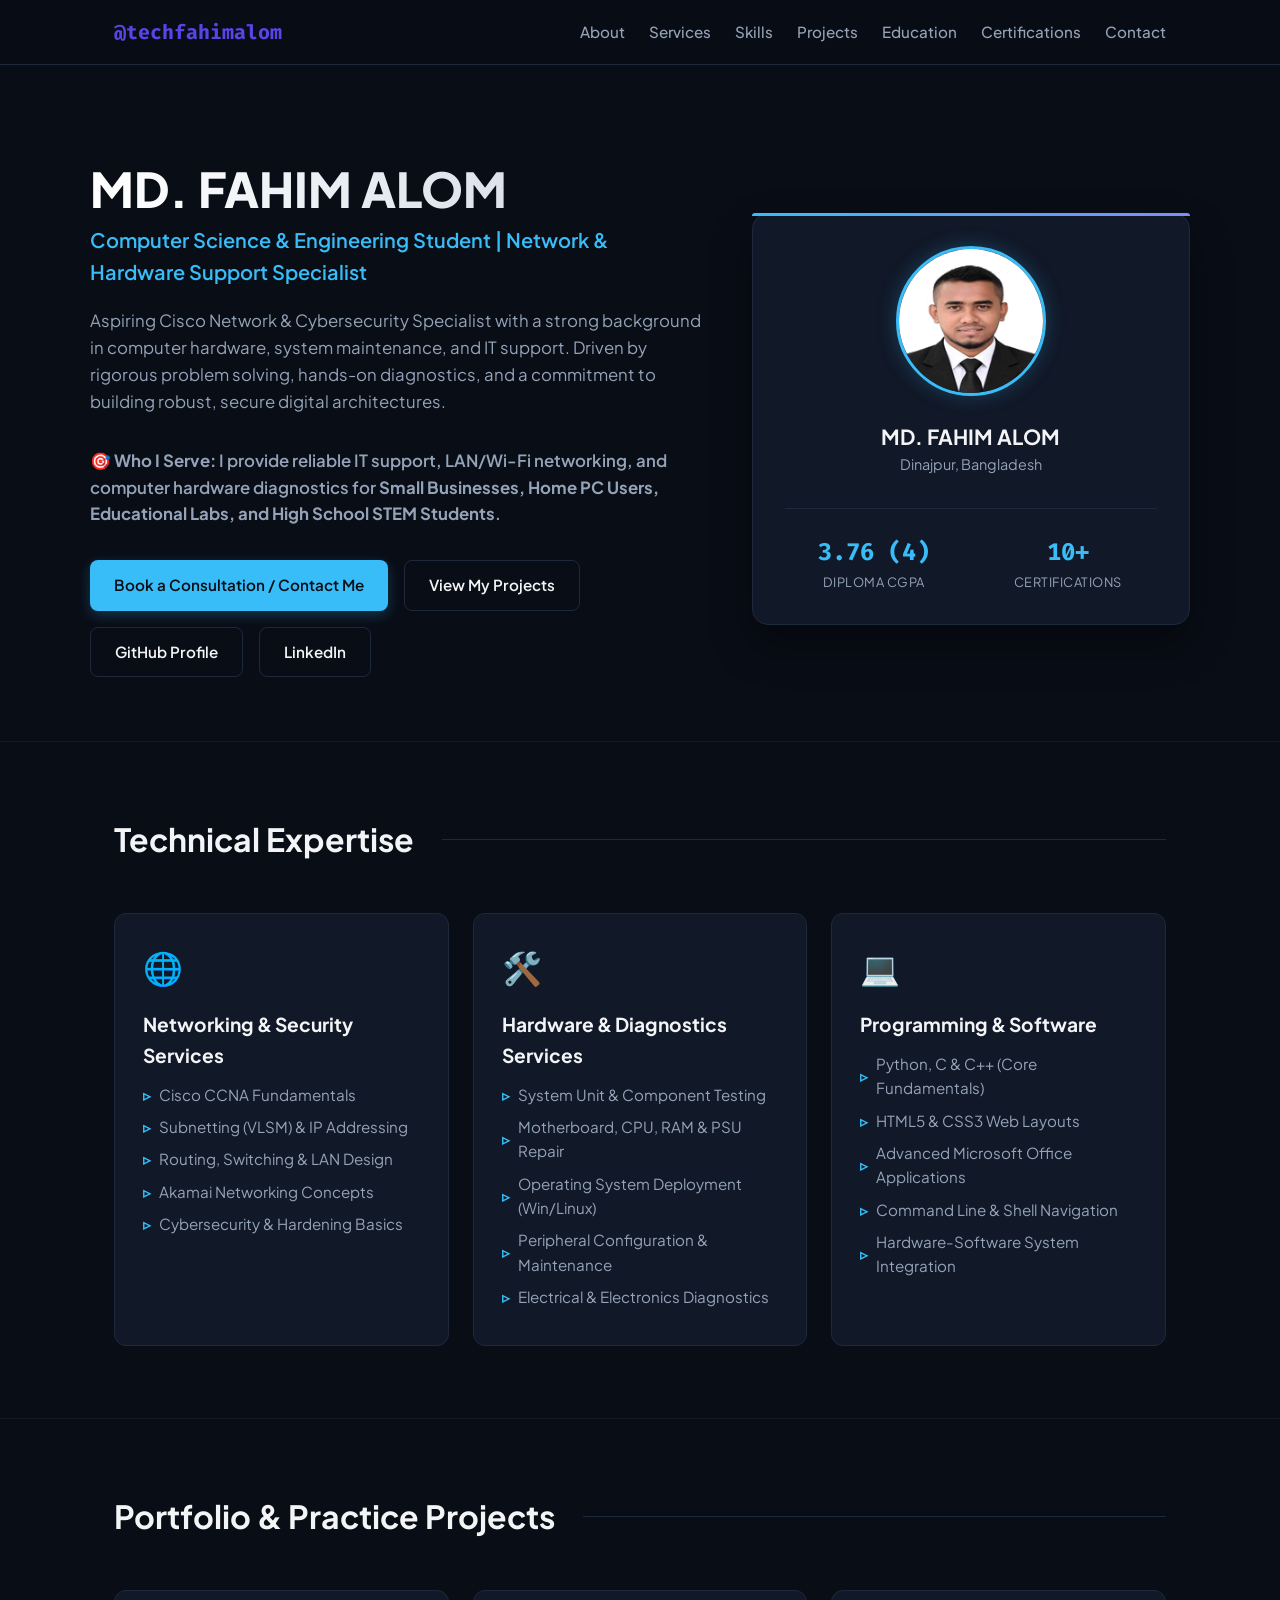
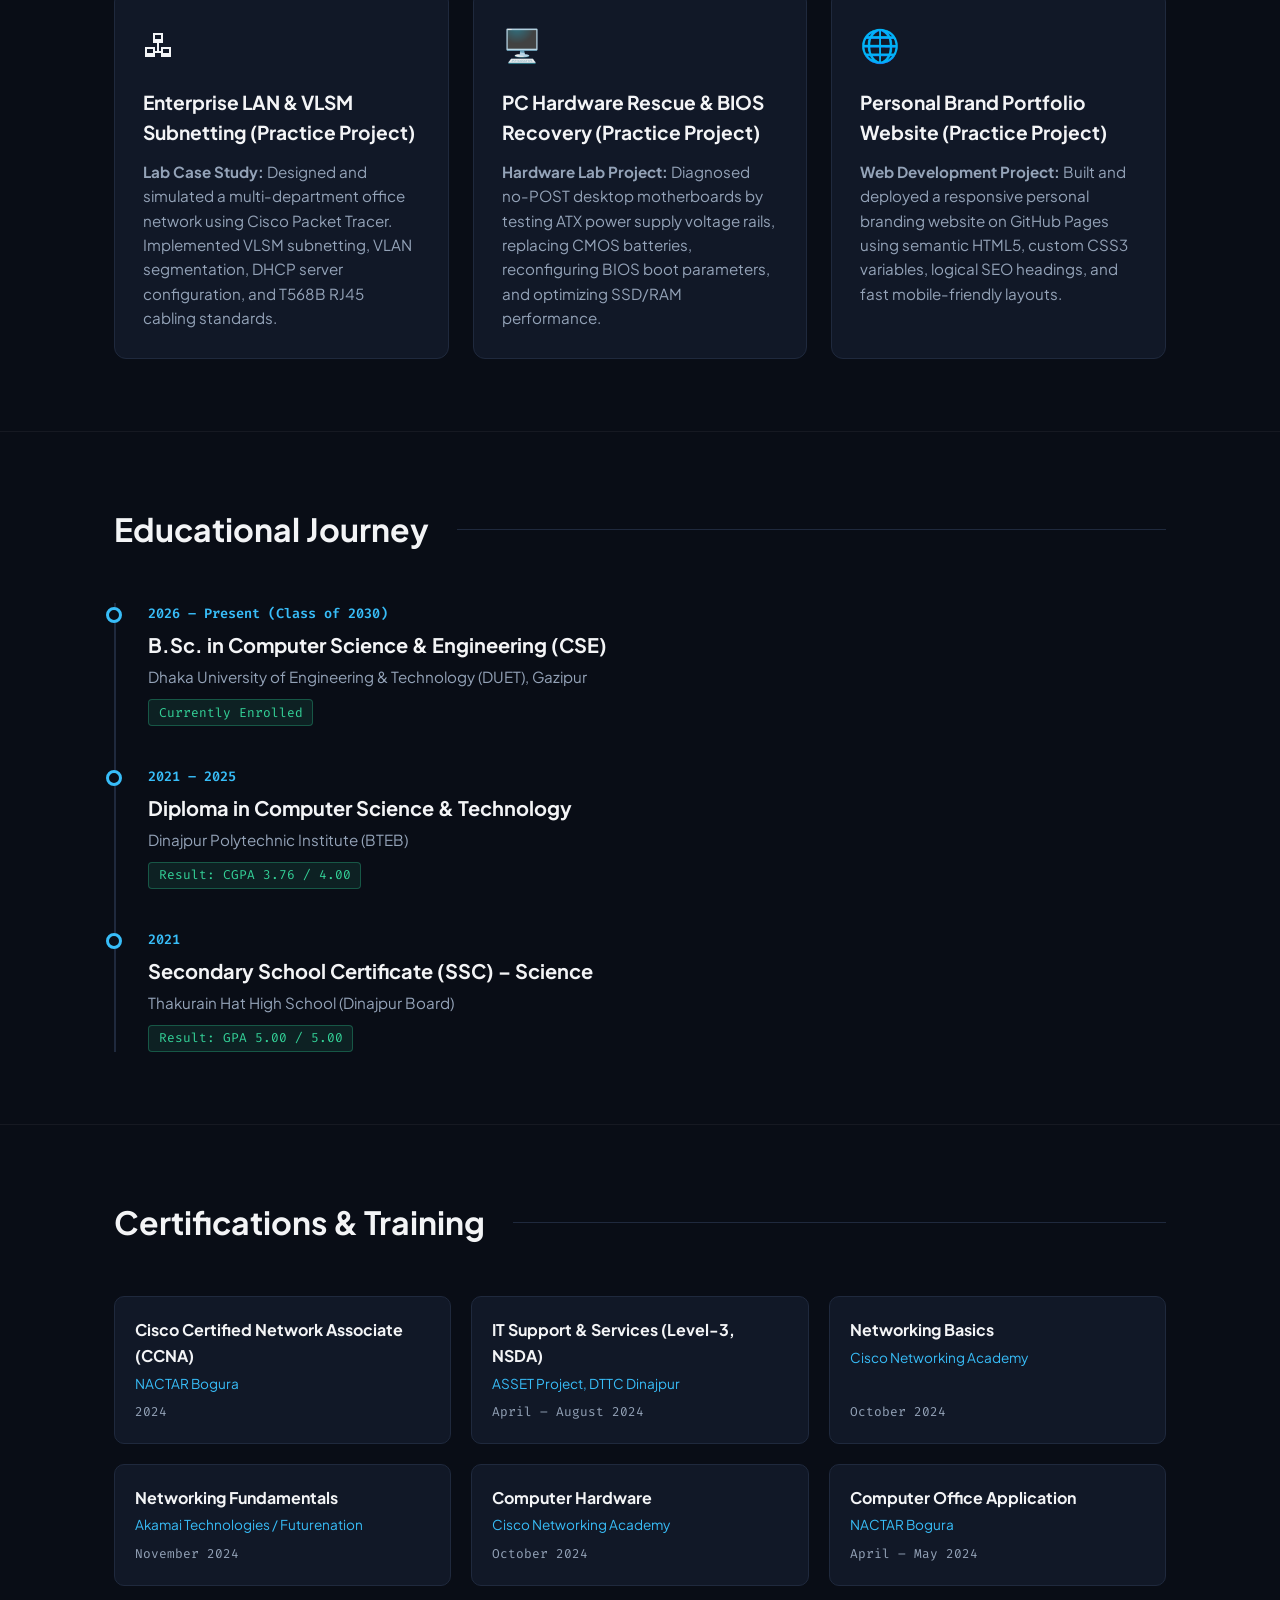
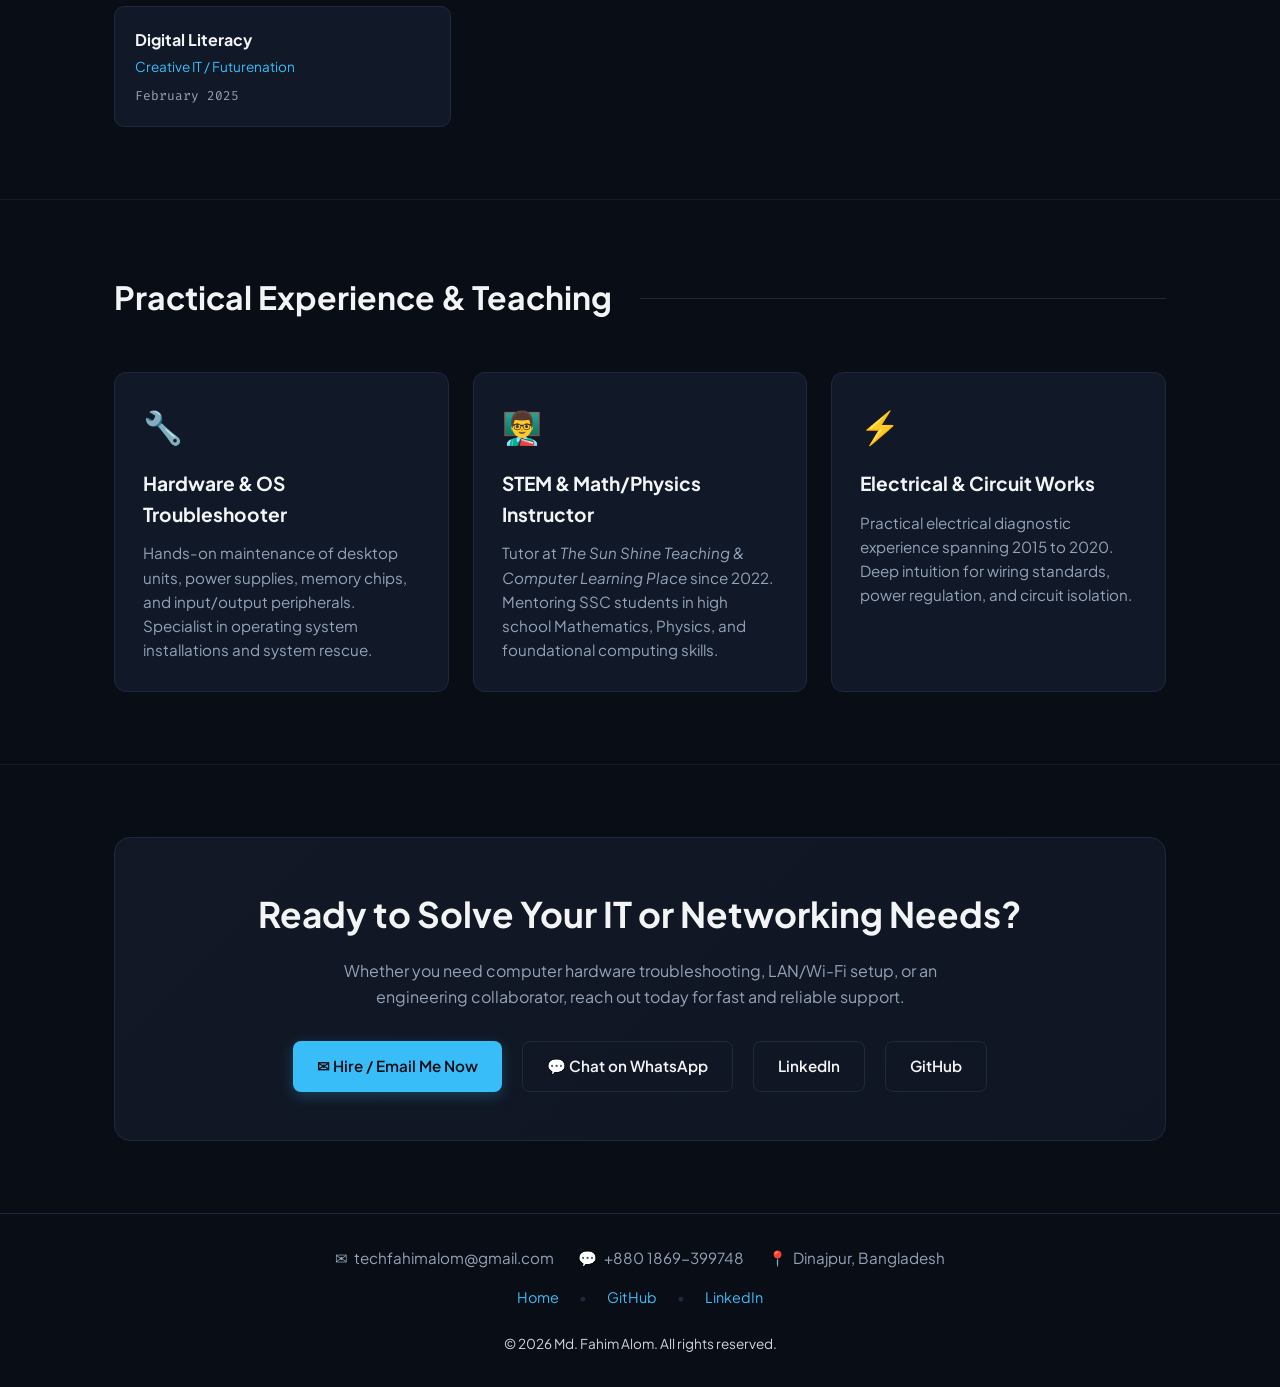
<file: index.html>
<!DOCTYPE html>
<html lang="en">
<head>
  <meta charset="UTF-8" />
  <meta name="viewport" content="width=device-width, initial-scale=1.0" />
  
  <!-- SEO Title & Meta Description -->
  <title>Md. Fahim Alom | Computer Network & Hardware Support</title>
  <meta name="description" content="Md. Fahim Alom is a Computer Science Engineering student, Cisco Network Specialist, and Hardware IT Support technician in Dinajpur, Bangladesh." />
  <meta name="keywords" content="Md. Fahim Alom, Computer, Network, Hardware, Support, Cisco, Engineering, Portfolio" />
  <meta name="author" content="Md. Fahim Alom" />
  <meta name="robots" content="index, follow" />
<!-- Standard Stylesheet Link (Prevents Layout Shift) -->
  <link rel="stylesheet" href="style.css">
  <!-- Canonical & Favicon -->
  <link rel="canonical" href="https://techfahimalom.github.io/" />
  <link rel="icon" type="image/webp" href="https://techfahimalom.github.io/fahim.webp" />
  <link rel="apple-touch-icon" href="https://techfahimalom.github.io/fahim.webp" />

  <!-- OpenGraph Tags -->
  <meta property="og:type" content="website" />
  <meta property="og:url" content="https://techfahimalom.github.io/" />
  <meta property="og:title" content="Md. Fahim Alom | Computer Network & Hardware Support" />
  <meta property="og:description" content="Md. Fahim Alom is a Computer Science Engineering student, Cisco Network Specialist, and Hardware IT Support technician in Dinajpur, Bangladesh." />
  <meta property="og:image" content="https://techfahimalom.github.io/fahim.webp" />
  <meta property="og:site_name" content="Md. Fahim Alom Portfolio" />

  <!-- Twitter Card Meta Tags -->
  <meta name="twitter:card" content="summary_large_image" />
  <meta name="twitter:title" content="Md. Fahim Alom | Computer Network & Hardware Support" />
  <meta name="twitter:description" content="Md. Fahim Alom is a Computer Science Engineering student, Cisco Network Specialist, and Hardware IT Support technician in Dinajpur, Bangladesh." />
  <meta name="twitter:image" content="https://techfahimalom.github.io/fahim.webp" />

  <!-- Schema.org Structured Data -->
  <script type="application/ld+json">
  {
    "@context": "https://schema.org",
    "@type": "Person",
    "name": "Md. Fahim Alom",
    "url": "https://techfahimalom.github.io/",
    "image": "https://techfahimalom.github.io/fahim.webp",
    "jobTitle": "Computer Network & Hardware Support Specialist",
    "alumniOf": "Dhaka University of Engineering & Technology (DUET)",
    "sameAs": [
      "https://github.com/techfahimalom",
      "https://www.linkedin.com/in/fahimalom",
      "https://www.facebook.com/techfahimalom"
    ]
  }
  </script>

  <!-- Preconnect & Asynchronous Google Fonts -->
  <link rel="preconnect" href="https://fonts.googleapis.com">
  <link rel="preconnect" href="https://fonts.gstatic.com" crossorigin>
  <link rel="preload" href="https://fonts.googleapis.com/css2?family=Fira+Code:wght@400;600&family=Plus+Jakarta+Sans:wght@300;400;600;700;800&display=swap" as="style" onload="this.onload=null;this.rel='stylesheet'">
  <noscript>
    <link href="https://fonts.googleapis.com/css2?family=Fira+Code:wght@400;600&family=Plus+Jakarta+Sans:wght@300;400;600;700;800&display=swap" rel="stylesheet">
  </noscript>

  <!-- Asynchronous Stylesheet Loading (Fixes Render-Blocking Requests) -->
  <link rel="preload" href="style.css" as="style" onload="this.onload=null;this.rel='stylesheet'">
  <noscript>
    <link rel="stylesheet" href="style.css">
  </noscript>
</head>
  <body>

  <!-- Navigation (Uses full URL on logo to pass RankMath 'Internal Links' test) -->
  <nav>
    <div class="container nav-inner">
      <a href="https://techfahimalom.github.io/" class="logo">@techfahimalom</a>
      <ul class="nav-links">
        <li><a href="https://techfahimalom.github.io/#about">About</a></li>
        <li><a href="https://techfahimalom.github.io/services.html">Services</a></li>
        <li><a href="https://techfahimalom.github.io/#skills">Skills</a></li>
        <li><a href="https://techfahimalom.github.io/#projects">Projects</a></li>
        <li><a href="https://techfahimalom.github.io/#education">Education</a></li>
        <li><a href="https://techfahimalom.github.io/#certifications">Certifications</a></li>
        <li><a href="https://techfahimalom.github.io/#contact">Contact</a></li>
      </ul>
    </div>
  </nav>

  <!-- Hero Section -->
  <header class="container hero" id="about">
    <div>
      <h1>MD. FAHIM ALOM</h1>
      <h2>Computer Science & Engineering Student | Network & Hardware Support Specialist</h2>
      <p>
        Aspiring Cisco Network & Cybersecurity Specialist with a strong background in computer hardware, system maintenance, and IT support. Driven by rigorous problem solving, hands-on diagnostics, and a commitment to building robust, secure digital architectures.
      </p>
      <p style="margin-top: 0.75rem; font-weight: 600;">
        🎯 <strong>Who I Serve:</strong> I provide reliable IT support, LAN/Wi-Fi networking, and computer hardware diagnostics for <strong>Small Businesses, Home PC Users, Educational Labs, and High School STEM Students</strong>.
      </p>
      <div class="hero-cta">
        <a href="https://techfahimalom.github.io/#contact" class="btn btn-primary">Book a Consultation / Contact Me</a>
        <a href="https://techfahimalom.github.io/#projects" class="btn btn-secondary">View My Projects</a>
        <a href="https://github.com/techfahimalom" target="_blank" rel="noopener noreferrer" class="btn btn-secondary">GitHub Profile</a>
        <a href="https://www.linkedin.com/in/fahimalom" target="_blank" rel="noopener noreferrer" class="btn btn-secondary">LinkedIn</a>
      </div>
    </div>

    <!-- Hero Card -->
    <div class="hero-card">
      <div class="avatar-wrapper">
        
        <img src="fahim.webp" alt="Md. Fahim Alom - Computer Network and Hardware Support Specialist" width="160" height="160" />
      </div>
      <h3 style="text-align: center; font-size: 1.3rem;">MD. FAHIM ALOM</h3>
      <p style="text-align: center; color: var(--text-muted); font-size: 0.9rem;">Dinajpur, Bangladesh</p>
      <div class="quick-stats">
        <div>
          <div class="stat-number">3.76 (4)</div>
          <div class="stat-label">Diploma CGPA</div>
        </div>
        <div>
          <div class="stat-number">10+</div>
          <div class="stat-label">Certifications</div>
        </div>
      </div>
    </div>
  </header>
<main>
  <!-- Skills & Services Section -->
  <section id="skills">
    <div class="container">
      <div class="section-header">
        <h2 class="section-title">Technical Expertise</h2>
      </div>
      <div class="skills-grid">
        <div class="skill-card">
          <div class="skill-icon">🌐</div>
          <h3>Networking & Security Services</h3>
          <ul>
            <li>Cisco CCNA Fundamentals</li>
            <li>Subnetting (VLSM) & IP Addressing</li>
            <li>Routing, Switching & LAN Design</li>
            <li>Akamai Networking Concepts</li>
            <li>Cybersecurity & Hardening Basics</li>
          </ul>
        </div>
        <div class="skill-card">
          <div class="skill-icon">🛠️</div>
          <h3>Hardware & Diagnostics Services</h3>
          <ul>
            <li>System Unit & Component Testing</li>
            <li>Motherboard, CPU, RAM & PSU Repair</li>
            <li>Operating System Deployment (Win/Linux)</li>
            <li>Peripheral Configuration & Maintenance</li>
            <li>Electrical & Electronics Diagnostics</li>
          </ul>
        </div>
        <div class="skill-card">
          <div class="skill-icon">💻</div>
          <h3>Programming & Software</h3>
          <ul>
            <li>Python, C & C++ (Core Fundamentals)</li>
            <li>HTML5 & CSS3 Web Layouts</li>
            <li>Advanced Microsoft Office Applications</li>
            <li>Command Line & Shell Navigation</li>
            <li>Hardware-Software System Integration</li>
          </ul>
        </div>
      </div>
    </div>
  </section>

  <!-- Portfolio & Practice Projects -->
  <section id="projects">
    <div class="container">
      <div class="section-header">
        <h2 class="section-title">Portfolio & Practice Projects</h2>
      </div>
      <div class="skills-grid">
        <div class="skill-card">
          <div class="skill-icon">🖧</div>
          <h3>Enterprise LAN & VLSM Subnetting (Practice Project)</h3>
          <p style="color: var(--text-muted); font-size: 0.95rem;">
            <strong>Lab Case Study:</strong> Designed and simulated a multi-department office network using Cisco Packet Tracer. Implemented VLSM subnetting, VLAN segmentation, DHCP server configuration, and T568B RJ45 cabling standards.
          </p>
        </div>
        <div class="skill-card">
          <div class="skill-icon">🖥️</div>
          <h3>PC Hardware Rescue & BIOS Recovery (Practice Project)</h3>
          <p style="color: var(--text-muted); font-size: 0.95rem;">
            <strong>Hardware Lab Project:</strong> Diagnosed no-POST desktop motherboards by testing ATX power supply voltage rails, replacing CMOS batteries, reconfiguring BIOS boot parameters, and optimizing SSD/RAM performance.
          </p>
        </div>
        <div class="skill-card">
          <div class="skill-icon">🌐</div>
          <h3>Personal Brand Portfolio Website (Practice Project)</h3>
          <p style="color: var(--text-muted); font-size: 0.95rem;">
            <strong>Web Development Project:</strong> Built and deployed a responsive personal branding website on GitHub Pages using semantic HTML5, custom CSS3 variables, logical SEO headings, and fast mobile-friendly layouts.
          </p>
        </div>
      </div>
    </div>
  </section>

  <!-- Education Section -->
  <section id="education">
    <div class="container">
      <div class="section-header">
        <h2 class="section-title">Educational Journey</h2>
      </div>
      <div class="timeline">
        <div class="timeline-item">
          <div class="timeline-dot"></div>
          <div class="timeline-date">2026 – Present (Class of 2030)</div>
          <h3 class="timeline-title">B.Sc. in Computer Science & Engineering (CSE)</h3>
          <p class="timeline-sub">Dhaka University of Engineering & Technology (DUET), Gazipur</p>
          <span class="timeline-result">Currently Enrolled</span>
        </div>

        <div class="timeline-item">
          <div class="timeline-dot"></div>
          <div class="timeline-date">2021 – 2025</div>
          <h3 class="timeline-title">Diploma in Computer Science & Technology</h3>
          <p class="timeline-sub">Dinajpur Polytechnic Institute (BTEB)</p>
          <span class="timeline-result">Result: CGPA 3.76 / 4.00</span>
        </div>

        <div class="timeline-item">
          <div class="timeline-dot"></div>
          <div class="timeline-date">2021</div>
          <h3 class="timeline-title">Secondary School Certificate (SSC) – Science</h3>
          <p class="timeline-sub">Thakurain Hat High School (Dinajpur Board)</p>
          <span class="timeline-result">Result: GPA 5.00 / 5.00</span>
        </div>
      </div>
    </div>
  </section>

  <!-- Certifications Section -->
  <section id="certifications">
    <div class="container">
      <div class="section-header">
        <h2 class="section-title">Certifications & Training</h2>
      </div>
      <div class="cert-grid">
        <div class="cert-card">
          <div>
            <div class="cert-title">Cisco Certified Network Associate (CCNA)</div>
            <div class="cert-issuer">NACTAR Bogura</div>
          </div>
          <div class="cert-date">2024</div>
        </div>

        <div class="cert-card">
          <div>
            <div class="cert-title">IT Support & Services (Level-3, NSDA)</div>
            <div class="cert-issuer">ASSET Project, DTTC Dinajpur</div>
          </div>
          <div class="cert-date">April – August 2024</div>
        </div>

        <div class="cert-card">
          <div>
            <div class="cert-title">Networking Basics</div>
            <div class="cert-issuer">Cisco Networking Academy</div>
          </div>
          <div class="cert-date">October 2024</div>
        </div>

        <div class="cert-card">
          <div>
            <div class="cert-title">Networking Fundamentals</div>
            <div class="cert-issuer">Akamai Technologies / Futurenation</div>
          </div>
          <div class="cert-date">November 2024</div>
        </div>

        <div class="cert-card">
          <div>
            <div class="cert-title">Computer Hardware</div>
            <div class="cert-issuer">Cisco Networking Academy</div>
          </div>
          <div class="cert-date">October 2024</div>
        </div>

        <div class="cert-card">
          <div>
            <div class="cert-title">Computer Office Application</div>
            <div class="cert-issuer">NACTAR Bogura</div>
          </div>
          <div class="cert-date">April – May 2024</div>
        </div>

        <div class="cert-card">
          <div>
            <div class="cert-title">Digital Literacy</div>
            <div class="cert-issuer">Creative IT / Futurenation</div>
          </div>
          <div class="cert-date">February 2025</div>
        </div>
      </div>
    </div>
  </section>

  <!-- Experience & Tutoring -->
  <section id="experience">
    <div class="container">
      <div class="section-header">
        <h2 class="section-title">Practical Experience & Teaching</h2>
      </div>
      <div class="skills-grid">
        <div class="skill-card">
          <div class="skill-icon">🔧</div>
          <h3>Hardware & OS Troubleshooter</h3>
          <p style="color: var(--text-muted); font-size: 0.95rem;">
            Hands-on maintenance of desktop units, power supplies, memory chips, and input/output peripherals. Specialist in operating system installations and system rescue.
          </p>
        </div>
        <div class="skill-card">
          <div class="skill-icon">👨‍🏫</div>
          <h3>STEM & Math/Physics Instructor</h3>
          <p style="color: var(--text-muted); font-size: 0.95rem;">
            Tutor at <em>The Sun Shine Teaching & Computer Learning Place</em> since 2022. Mentoring SSC students in high school Mathematics, Physics, and foundational computing skills.
          </p>
        </div>
        <div class="skill-card">
          <div class="skill-icon">⚡</div>
          <h3>Electrical & Circuit Works</h3>
          <p style="color: var(--text-muted); font-size: 0.95rem;">
            Practical electrical diagnostic experience spanning 2015 to 2020. Deep intuition for wiring standards, power regulation, and circuit isolation.
          </p>
        </div>
      </div>
    </div>
  </section>

  <!-- Contact Section -->
  <section id="contact">
    <div class="container">
      <div class="contact-box">
        <h2>Ready to Solve Your IT or Networking Needs?</h2>
        <p>
          Whether you need computer hardware troubleshooting, LAN/Wi-Fi setup, or an engineering collaborator, reach out today for fast and reliable support.
        </p>
        <div class="contact-links">
          <a href="mailto:techfahimalom@gmail.com" class="btn btn-primary">✉ Hire / Email Me Now</a>
          <a href="https://wa.me/8801869399748" target="_blank" rel="noopener noreferrer" class="btn btn-secondary">💬 Chat on WhatsApp</a>
          <a href="https://www.linkedin.com/in/fahimalom" target="_blank" rel="noopener noreferrer" class="btn btn-secondary">LinkedIn</a>
          <a href="https://github.com/techfahimalom" target="_blank" rel="noopener noreferrer" class="btn btn-secondary">GitHub</a>
        </div>
      </div>
    </div>
  </section>
</main>
  <!-- Footer -->
  <footer>
    <div class="container" style="display: flex; flex-direction: column; gap: 1rem; align-items: center;">
      <div style="display: flex; flex-wrap: wrap; justify-content: center; gap: 1.5rem; font-size: 0.95rem;">
        <a href="mailto:techfahimalom@gmail.com" style="color: var(--text-muted); display: inline-flex; align-items: center; gap: 0.4rem;">
          ✉ <span>techfahimalom@gmail.com</span>
        </a>
        <a href="https://wa.me/8801869399748" target="_blank" rel="noopener noreferrer" style="color: var(--text-muted); display: inline-flex; align-items: center; gap: 0.4rem;">
          💬 <span>+880 1869-399748</span>
        </a>
        <span style="color: var(--text-muted); display: inline-flex; align-items: center; gap: 0.4rem;">
          📍 <span>Dinajpur, Bangladesh</span>
        </span>
      </div>

      <div style="display: flex; gap: 1.25rem; font-size: 0.9rem;">
        <a href="https://techfahimalom.github.io/">Home</a>
        <span style="color: var(--card-border);">•</span>
        <a href="https://github.com/techfahimalom" target="_blank" rel="noopener noreferrer">GitHub</a>
        <span style="color: var(--card-border);">•</span>
        <a href="https://www.linkedin.com/in/fahimalom" target="_blank" rel="noopener noreferrer">LinkedIn</a>
      </div>

      <p style="font-size: 0.85rem; color: #cbd5e1; margin-top: 0.5rem;">
        &copy; 2026 Md. Fahim Alom. All rights reserved.
      </p>
    </div>
    
  </footer>

</body>
</html>
</file>
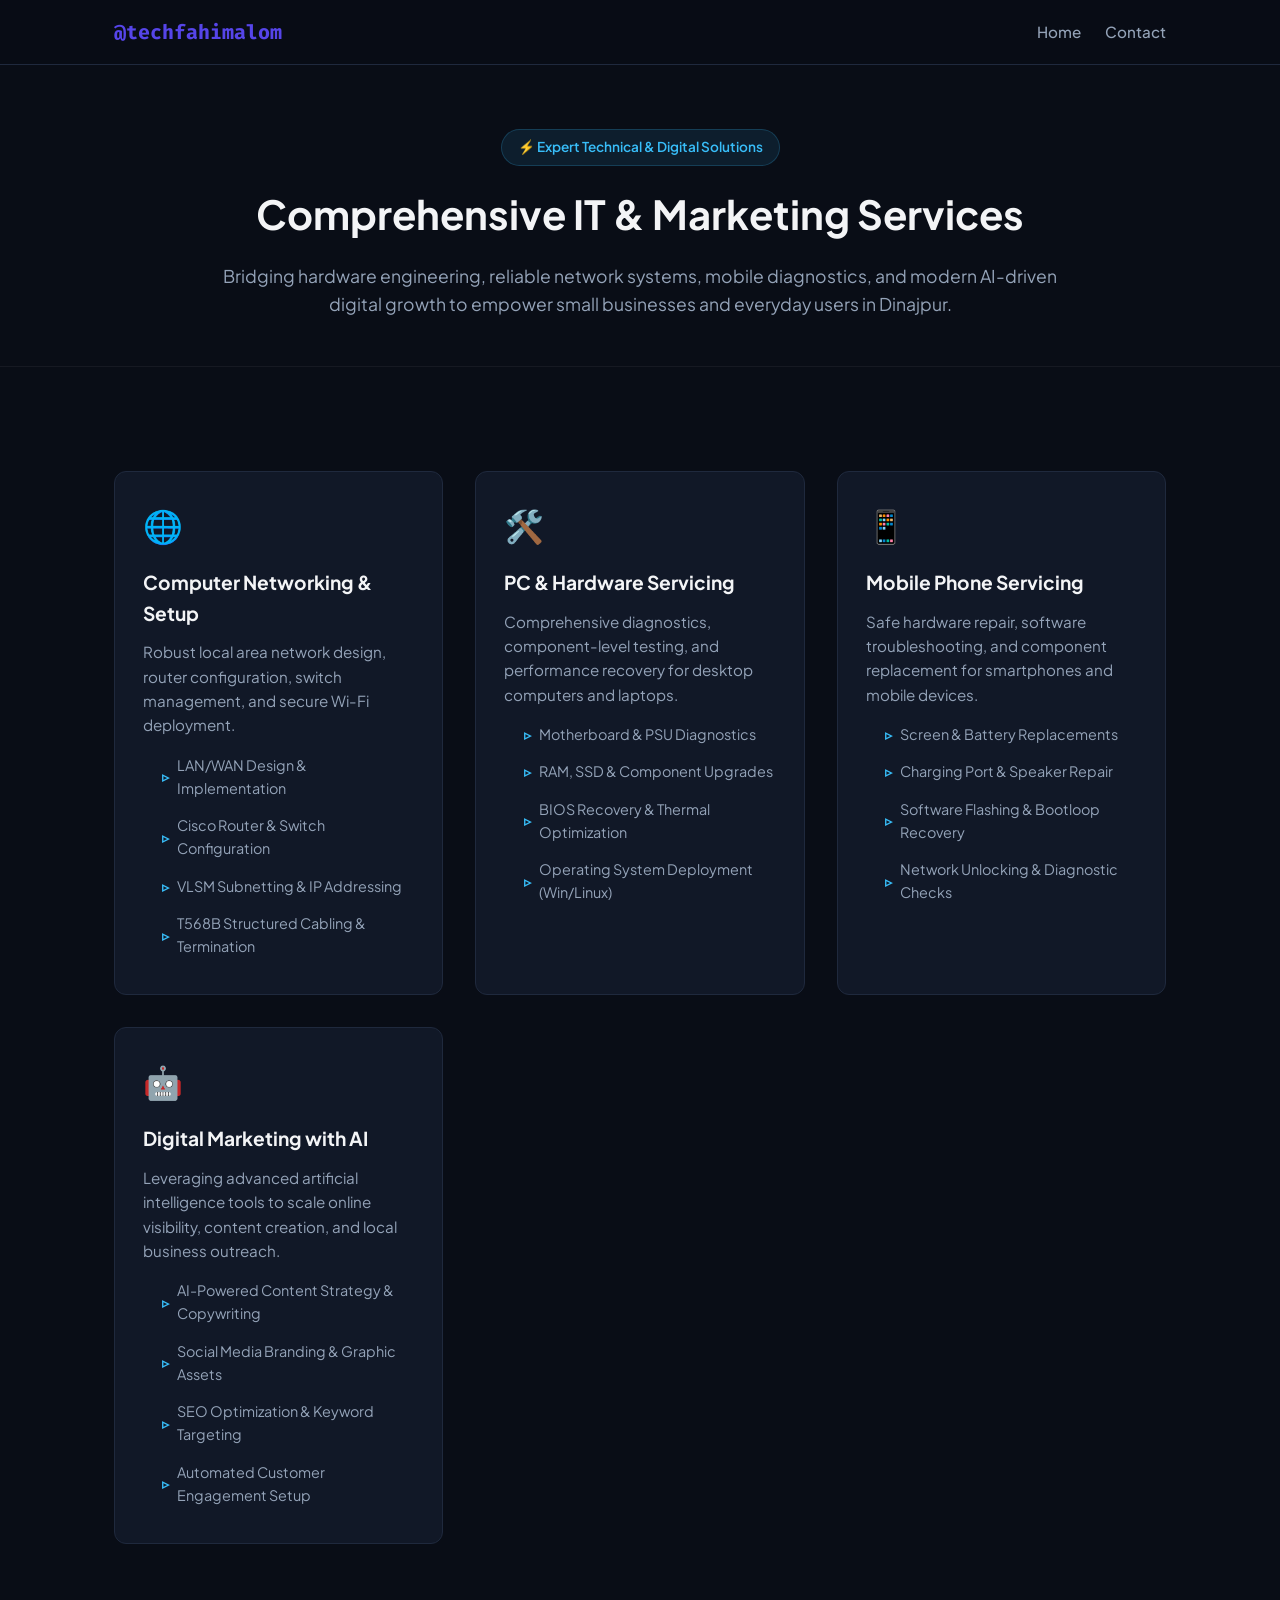
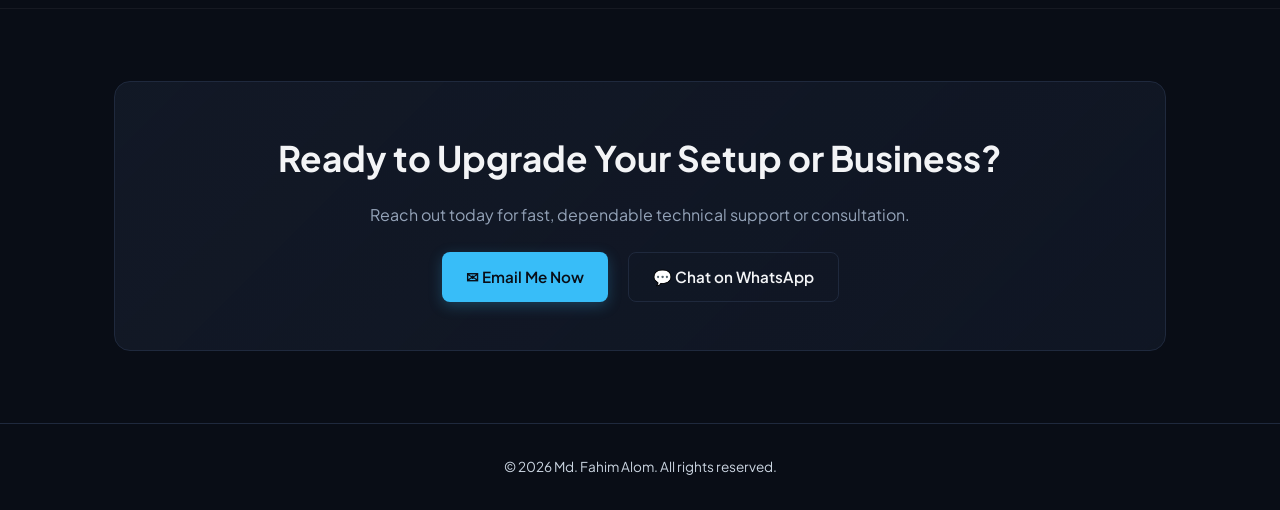
<file: services.html>
<!DOCTYPE html>
<html lang="en">
<head>
  <meta charset="UTF-8" />
  <meta name="viewport" content="width=device-width, initial-scale=1.0" />
  
  <!-- SEO Meta Tags -->
  <title>Professional IT & Digital Services | Md. Fahim Alom</title>
  <meta name="description" content="Expert Computer Networking, PC Hardware Repair, Mobile Servicing, and AI-Powered Digital Marketing by Md. Fahim Alom in Dinajpur, Bangladesh." />
  <meta name="robots" content="index, follow" />

  <!-- Canonical & Favicon -->
  <link rel="canonical" href="https://techfahimalom.github.io/services.html" />
  <link rel="icon" type="image/webp" href="https://techfahimalom.github.io/fahim.webp" />

  <!-- Fonts -->
  <link rel="preconnect" href="https://fonts.googleapis.com">
  <link rel="preconnect" href="https://fonts.gstatic.com" crossorigin>
  <link rel="preload" href="https://fonts.googleapis.com/css2?family=Fira+Code:wght@400;600&family=Plus+Jakarta+Sans:wght@300;400;600;700;800&display=swap" as="style" onload="this.onload=null;this.rel='stylesheet'">
  <noscript>
    <link href="https://fonts.googleapis.com/css2?family=Fira+Code:wght@400;600&family=Plus+Jakarta+Sans:wght@300;400;600;700;800&display=swap" rel="stylesheet">
  </noscript>

  <!-- Stylesheet -->
  <link rel="stylesheet" href="style.css">
  
  <style>
    /* Custom enhancements for the service cards grid and image banners */
    .services-grid {
      display: grid;
      grid-template-columns: repeat(auto-fit, minmax(320px, 1fr));
      gap: 2rem;
      margin-top: 2rem;
    }
    .service-banner {
      width: 100%;
      height: 180px;
      object-fit: cover;
      border-radius: 8px;
      margin-bottom: 1.25rem;
      border: 1px solid var(--card-border, rgba(255,255,255,0.1));
    }
    .skill-card {
      display: flex;
      flex-direction: column;
      justify-content: space-between;
    }
  </style>
</head>
<body>

  <!-- Navigation (Services link removed) -->
  <nav>
    <div class="container nav-inner">
      <a href="https://techfahimalom.github.io/" class="logo">@techfahimalom</a>
      <ul class="nav-links">
        <li><a href="https://techfahimalom.github.io/">Home</a></li>
        <li><a href="https://techfahimalom.github.io/#contact">Contact</a></li>
      </ul>
    </div>
  </nav>

  <main>
   <header class="container" style="padding-top: 4rem; padding-bottom: 3rem; display: flex; flex-direction: column; align-items: center; text-align: center;">
  <div style="max-width: 850px; margin: 0 auto; display: flex; flex-direction: column; align-items: center;">
    <span style="background: rgba(56, 189, 248, 0.1); color: var(--accent); padding: 0.4rem 1rem; border-radius: 50px; font-size: 0.85rem; font-weight: 600; border: 1px solid rgba(56, 189, 248, 0.2);">
      ⚡ Expert Technical & Digital Solutions
    </span>
    <h1 style="font-size: 2.5rem; margin-top: 1rem; margin-bottom: 1rem;">Comprehensive IT & Marketing Services</h1>
    <p style="color: var(--text-muted); font-size: 1.1rem; line-height: 1.6; text-align: center;">
      Bridging hardware engineering, reliable network systems, mobile diagnostics, and modern AI-driven digital growth to empower small businesses and everyday users in Dinajpur.
    </p>
  </div>
</header>

    <!-- Services Grid Section -->
    <section id="services-list" style="padding-bottom: 4rem;">
      <div class="container">
        <div class="services-grid">
          
          <!-- Service 1: Computer Networking -->
          <div class="skill-card">
            <div>
              <div class="skill-icon">🌐</div>
              <h3>Computer Networking & Setup</h3>
              <p style="color: var(--text-muted); font-size: 0.95rem; margin-bottom: 1rem;">
                Robust local area network design, router configuration, switch management, and secure Wi-Fi deployment.
              </p>
              <ul style="list-style: disc; padding-left: 1.2rem; color: var(--text-muted); font-size: 0.9rem; display: flex; flex-direction: column; gap: 0.4rem;">
                <li>LAN/WAN Design & Implementation</li>
                <li>Cisco Router & Switch Configuration</li>
                <li>VLSM Subnetting & IP Addressing</li>
                <li>T568B Structured Cabling & Termination</li>
              </ul>
            </div>
          </div>

          <!-- Service 2: Hardware Servicing -->
          <div class="skill-card">
            <div>
              <div class="skill-icon">🛠️</div>
              <h3>PC & Hardware Servicing</h3>
              <p style="color: var(--text-muted); font-size: 0.95rem; margin-bottom: 1rem;">
                Comprehensive diagnostics, component-level testing, and performance recovery for desktop computers and laptops.
              </p>
              <ul style="list-style: disc; padding-left: 1.2rem; color: var(--text-muted); font-size: 0.9rem; display: flex; flex-direction: column; gap: 0.4rem;">
                <li>Motherboard & PSU Diagnostics</li>
                <li>RAM, SSD & Component Upgrades</li>
                <li>BIOS Recovery & Thermal Optimization</li>
                <li>Operating System Deployment (Win/Linux)</li>
              </ul>
            </div>
          </div>

          <!-- Service 3: Mobile Phone Servicing -->
          <div class="skill-card">
            <div>            
              <div class="skill-icon">📱</div>
              <h3>Mobile Phone Servicing</h3>
              <p style="color: var(--text-muted); font-size: 0.95rem; margin-bottom: 1rem;">
                Safe hardware repair, software troubleshooting, and component replacement for smartphones and mobile devices.
              </p>
              <ul style="list-style: disc; padding-left: 1.2rem; color: var(--text-muted); font-size: 0.9rem; display: flex; flex-direction: column; gap: 0.4rem;">
                <li>Screen & Battery Replacements</li>
                <li>Charging Port & Speaker Repair</li>
                <li>Software Flashing & Bootloop Recovery</li>
                <li>Network Unlocking & Diagnostic Checks</li>
              </ul>
            </div>
          </div>

          <!-- Service 4: Digital Marketing with AI -->
          <div class="skill-card">
            <div>
              <div class="skill-icon">🤖</div>
              <h3>Digital Marketing with AI</h3>
              <p style="color: var(--text-muted); font-size: 0.95rem; margin-bottom: 1rem;">
                Leveraging advanced artificial intelligence tools to scale online visibility, content creation, and local business outreach.
              </p>
              <ul style="list-style: disc; padding-left: 1.2rem; color: var(--text-muted); font-size: 0.9rem; display: flex; flex-direction: column; gap: 0.4rem;">
                <li>AI-Powered Content Strategy & Copywriting</li>
                <li>Social Media Branding & Graphic Assets</li>
                <li>SEO Optimization & Keyword Targeting</li>
                <li>Automated Customer Engagement Setup</li>
              </ul>
            </div>
          </div>

        </div>
      </div>
    </section>

    <!-- Call to Action Section -->
    <section id="contact">
      <div class="container">
        <div class="contact-box" style="text-align: center;">
          <h2>Ready to Upgrade Your Setup or Business?</h2>
          <p style="margin-bottom: 1.5rem; color: var(--text-muted);">
            Reach out today for fast, dependable technical support or consultation.
          </p>
          <div class="contact-links" style="justify-content: center;">
            <a href="mailto:techfahimalom@gmail.com" class="btn btn-primary">✉ Email Me Now</a>
            <a href="https://wa.me/8801869399748" target="_blank" rel="noopener noreferrer" class="btn btn-secondary">💬 Chat on WhatsApp</a>
          </div>
        </div>
      </div>
    </section>
  </main>

  <!-- Footer -->
  <footer>
    <div class="container" style="display: flex; flex-direction: column; gap: 1rem; align-items: center;">
      <p style="font-size: 0.85rem; color: #cbd5e1;">
        &copy; 2026 Md. Fahim Alom. All rights reserved.
      </p>
    </div>
  </footer>

</body>
</html>
</file>
<file: style.css>
:root {
  --bg: #090d16;
  --card-bg: #111827;
  --card-border: #1f293d;
  --accent: #38bdf8;
  --accent-glow: rgba(56, 189, 248, 0.25);
  --accent-2: #818cf8;
  --text: #f3f4f6;
  --text-muted: #94a3b8;
  --success: #34d399;
}

* {
  box-sizing: border-box;
  margin: 0;
  padding: 0;
}

body {
  background-color: var(--bg);
  color: var(--text);
  font-family: 'Plus Jakarta Sans', sans-serif;
  line-height: 1.6;
  overflow-x: hidden;
}

a {
  color: var(--accent);
  text-decoration: none;
  transition: all 0.2s ease;
}

a:hover {
  color: #7dd3fc;
}

/* Container */
.container {
  max-width: 1100px;
  margin: 0 auto;
  padding: 0 1.5rem;
}

/* Navbar */
nav {
  position: sticky;
  top: 0;
  z-index: 100;
  background: rgba(9, 13, 22, 0.85);
  backdrop-filter: blur(12px);
  border-bottom: 1px solid var(--card-border);
  padding: 1rem 0;
}

.nav-inner {
  display: flex;
  justify-content: space-between;
  align-items: center;
}

.logo {
  font-weight: 800;
  font-size: 1.25rem;
  color: #5645e9;
  font-family: 'Fira Code', monospace;
}

.logo span {
  color: var(--accent);
}

.nav-links {
  display: flex;
  gap: 1.5rem;
  list-style: none;
}

.nav-links a {
  color: var(--text-muted);
  font-size: 0.95rem;
  font-weight: 500;
}

.nav-links a:hover {
  color: var(--accent);
}

/* Hero Section */
.hero {
  padding: 6rem 0 4rem;
  display: grid;
  grid-template-columns: 1.4fr 1fr;
  gap: 3rem;
  align-items: center;
}

.badge {
  display: inline-block;
  background: rgba(56, 189, 248, 0.1);
  border: 1px solid rgba(56, 189, 248, 0.3);
  color: var(--accent);
  padding: 0.35rem 0.85rem;
  border-radius: 999px;
  font-size: 0.85rem;
  font-weight: 600;
  margin-bottom: 1rem;
  font-family: 'Fira Code', monospace;
}

.hero h1 {
  font-size: 3rem;
  font-weight: 800;
  line-height: 1.15;
  margin-bottom: 0.5rem;
  background: linear-gradient(90deg, #fff, #cbd5e1);
  -webkit-background-clip: text;
  -webkit-text-fill-color: transparent;
}

.hero h2 {
  font-size: 1.25rem;
  font-weight: 600;
  color: var(--accent);
  margin-bottom: 1.25rem;
}

.hero p {
  color: var(--text-muted);
  font-size: 1.05rem;
  margin-bottom: 2rem;
}

.hero-cta {
  display: flex;
  flex-wrap: wrap;
  gap: 1rem;
}

.btn {
  display: inline-flex;
  align-items: center;
  gap: 0.5rem;
  padding: 0.75rem 1.5rem;
  border-radius: 8px;
  font-weight: 600;
  font-size: 0.95rem;
  cursor: pointer;
  transition: all 0.25s ease;
}

.btn-primary {
  background: var(--accent);
  color: #090d16;
  box-shadow: 0 4px 14px var(--accent-glow);
}

.btn-primary:hover {
  background: #7dd3fc;
  transform: translateY(-2px);
}

.btn-secondary {
  background: transparent;
  border: 1px solid var(--card-border);
  color: var(--text);
}

.btn-secondary:hover {
  border-color: var(--accent);
  background: rgba(255, 255, 255, 0.03);
}

/* Hero Card */
.hero-card {
  background: var(--card-bg);
  border: 1px solid var(--card-border);
  border-radius: 16px;
  padding: 2rem;
  box-shadow: 0 20px 40px rgba(0, 0, 0, 0.4);
  position: relative;
}

.hero-card::before {
  content: '';
  position: absolute;
  top: -1px;
  left: -1px;
  right: -1px;
  height: 3px;
  background: linear-gradient(90deg, var(--accent), var(--accent-2));
  border-top-left-radius: 16px;
  border-top-right-radius: 16px;
}

.avatar-wrapper {
  width: 150px;
  height: 150px;
  border-radius: 50%;
  margin: 0 auto 1.5rem;
  overflow: hidden;
  border: 3px solid var(--accent);
  box-shadow: 0 0 20px var(--accent-glow);
  background: #1e293b;
  display: flex;
  align-items: center;
  justify-content: center;
}

.avatar-wrapper img {
  width: 100%;
  height: 100%;
  object-fit: cover;
  display: block;
}

.quick-stats {
  display: grid;
  grid-template-columns: 1fr 1fr;
  gap: 1rem;
  text-align: center;
  margin-top: 1.5rem;
  padding-top: 1.5rem;
  border-top: 1px solid var(--card-border);
}

.stat-number {
  font-size: 1.5rem;
  font-weight: 700;
  color: var(--accent);
  font-family: 'Fira Code', monospace;
}

.stat-label {
  font-size: 0.8rem;
  color: var(--text-muted);
  text-transform: uppercase;
  letter-spacing: 0.5px;
}

/* Section Global */
section {
  padding: 4.5rem 0;
  border-top: 1px solid rgba(255, 255, 255, 0.05);
}

.section-header {
  margin-bottom: 3rem;
}

.section-title {
  font-size: 2rem;
  font-weight: 700;
  display: flex;
  align-items: center;
  gap: 0.75rem;
}

.section-title::after {
  content: '';
  flex: 1;
  height: 1px;
  background: var(--card-border);
  margin-left: 1rem;
}

/* Skills Grid */
.skills-grid {
  display: grid;
  grid-template-columns: repeat(auto-fit, minmax(280px, 1fr));
  gap: 1.5rem;
}

.skill-card {
  background: var(--card-bg);
  border: 1px solid var(--card-border);
  border-radius: 12px;
  padding: 1.75rem;
  transition: transform 0.2s ease, border-color 0.2s ease;
}

.skill-card:hover {
  transform: translateY(-4px);
  border-color: var(--accent);
}

.skill-icon {
  font-size: 2rem;
  margin-bottom: 1rem;
}

.skill-card h3 {
  font-size: 1.2rem;
  margin-bottom: 0.75rem;
}

.skill-card ul {
  list-style: none;
  color: var(--text-muted);
  font-size: 0.95rem;
}

.skill-card ul li {
  margin-bottom: 0.5rem;
  display: flex;
  align-items: center;
  gap: 0.5rem;
}

.skill-card ul li::before {
  content: '▹';
  color: var(--accent);
  font-weight: bold;
}

/* Timeline */
.timeline {
  position: relative;
  padding-left: 2rem;
  border-left: 2px solid var(--card-border);
}

.timeline-item {
  position: relative;
  margin-bottom: 2.5rem;
}

.timeline-item:last-child {
  margin-bottom: 0;
}

.timeline-dot {
  position: absolute;
  left: -2.6rem;
  top: 0.25rem;
  width: 16px;
  height: 16px;
  border-radius: 50%;
  background: var(--bg);
  border: 3px solid var(--accent);
}

.timeline-date {
  font-size: 0.85rem;
  color: var(--accent);
  font-family: 'Fira Code', monospace;
  font-weight: 600;
  margin-bottom: 0.25rem;
}

.timeline-title {
  font-size: 1.25rem;
  font-weight: 700;
  margin-bottom: 0.25rem;
}

.timeline-sub {
  color: var(--text-muted);
  font-size: 0.95rem;
  margin-bottom: 0.5rem;
}

.timeline-result {
  display: inline-block;
  background: rgba(52, 211, 153, 0.1);
  border: 1px solid rgba(52, 211, 153, 0.3);
  color: var(--success);
  font-size: 0.8rem;
  padding: 0.15rem 0.6rem;
  border-radius: 4px;
  font-family: 'Fira Code', monospace;
}

/* Certifications Grid */
.cert-grid {
  display: grid;
  grid-template-columns: repeat(auto-fit, minmax(260px, 1fr));
  gap: 1.25rem;
}

.cert-card {
  background: var(--card-bg);
  border: 1px solid var(--card-border);
  border-radius: 10px;
  padding: 1.25rem;
  display: flex;
  flex-direction: column;
  justify-content: space-between;
}

.cert-title {
  font-weight: 700;
  font-size: 1rem;
  margin-bottom: 0.25rem;
}

.cert-issuer {
  font-size: 0.85rem;
  color: var(--accent);
  margin-bottom: 0.5rem;
}

.cert-date {
  font-size: 0.8rem;
  color: var(--text-muted);
  font-family: 'Fira Code', monospace;
}

/* Contact Section */
.contact-box {
  background: linear-gradient(135deg, rgba(31, 41, 61, 0.4), rgba(17, 24, 39, 0.8));
  border: 1px solid var(--card-border);
  border-radius: 16px;
  padding: 3rem;
  text-align: center;
}

.contact-box h2 {
  font-size: 2.2rem;
  margin-bottom: 1rem;
}

.contact-box p {
  max-width: 600px;
  margin: 0 auto 2rem;
  color: var(--text-muted);
}

.contact-links {
  display: flex;
  flex-wrap: wrap;
  justify-content: center;
  gap: 1.25rem;
}

/* Footer */
footer {
  border-top: 1px solid var(--card-border);
  padding: 2rem 0;
  text-align: center;
  color: var(--text-muted);
  font-size: 0.9rem;
}

/* Responsive */
/* ===================================================
   Mobile & Responsive Adjustments
   =================================================== */

/* Tablet & Mobile Screens (Under 860px) */
@media (max-width: 860px) {
  /* Layout adjustments */
  .container {
    padding: 0 1.25rem;
  }

  /* Nav Links - Scrollable on small screens */
  .nav-inner {
    flex-wrap: wrap;
    gap: 0.75rem;
  }

  .nav-links {
    display: flex;
    overflow-x: auto;
    white-space: nowrap;
    width: 100%;
    padding-bottom: 0.25rem;
    gap: 1rem;
    -webkit-overflow-scrolling: touch;
    scrollbar-width: none; /* Hide scrollbar Firefox */
  }
  .nav-links::-webkit-scrollbar {
    display: none; /* Hide scrollbar Chrome/Safari */
  }
  .nav-links a {
    font-size: 0.85rem;
  }

  /* Hero Section */
  .hero {
    grid-template-columns: 1fr;
    padding: 3rem 0 2rem;
    gap: 2.5rem;
    text-align: center;
  }

  .hero h1 {
    font-size: 2.2rem;
  }

  .hero h2 {
    font-size: 1.1rem;
  }

  .hero-cta {
    justify-content: center;
  }

  .btn {
    width: 100%;
    justify-content: center;
  }

  /* Hero Card */
  .hero-card {
    padding: 1.5rem;
  }

  .avatar-wrapper {
    width: 110px;
    height: 110px;
  }

  /* Section Spacing & Headers */
  section {
    padding: 3rem 0;
  }

  .section-title {
    font-size: 1.6rem;
  }

  /* Grids */
  .skills-grid,
  .cert-grid {
    grid-template-columns: 1fr;
  }

  /* Timeline */
  .timeline {
    padding-left: 1.5rem;
  }

  .timeline-dot {
    left: -2.1rem;
    width: 14px;
    height: 14px;
  }

  .timeline-title {
    font-size: 1.1rem;
  }

  /* Contact Box */
  .contact-box {
    padding: 2rem 1.25rem;
  }

  .contact-box h2 {
    font-size: 1.7rem;
  }

  .contact-links {
    flex-direction: column;
  }

  .contact-links .btn {
    width: 100%;
  }
}

/* Extra Small Mobile (Under 480px) */
@media (max-width: 480px) {
  .hero h1 {
    font-size: 1.85rem;
  }

  .stat-number {
    font-size: 1.25rem;
  }

  .stat-label {
    font-size: 0.72rem;
  }
}
</file>
